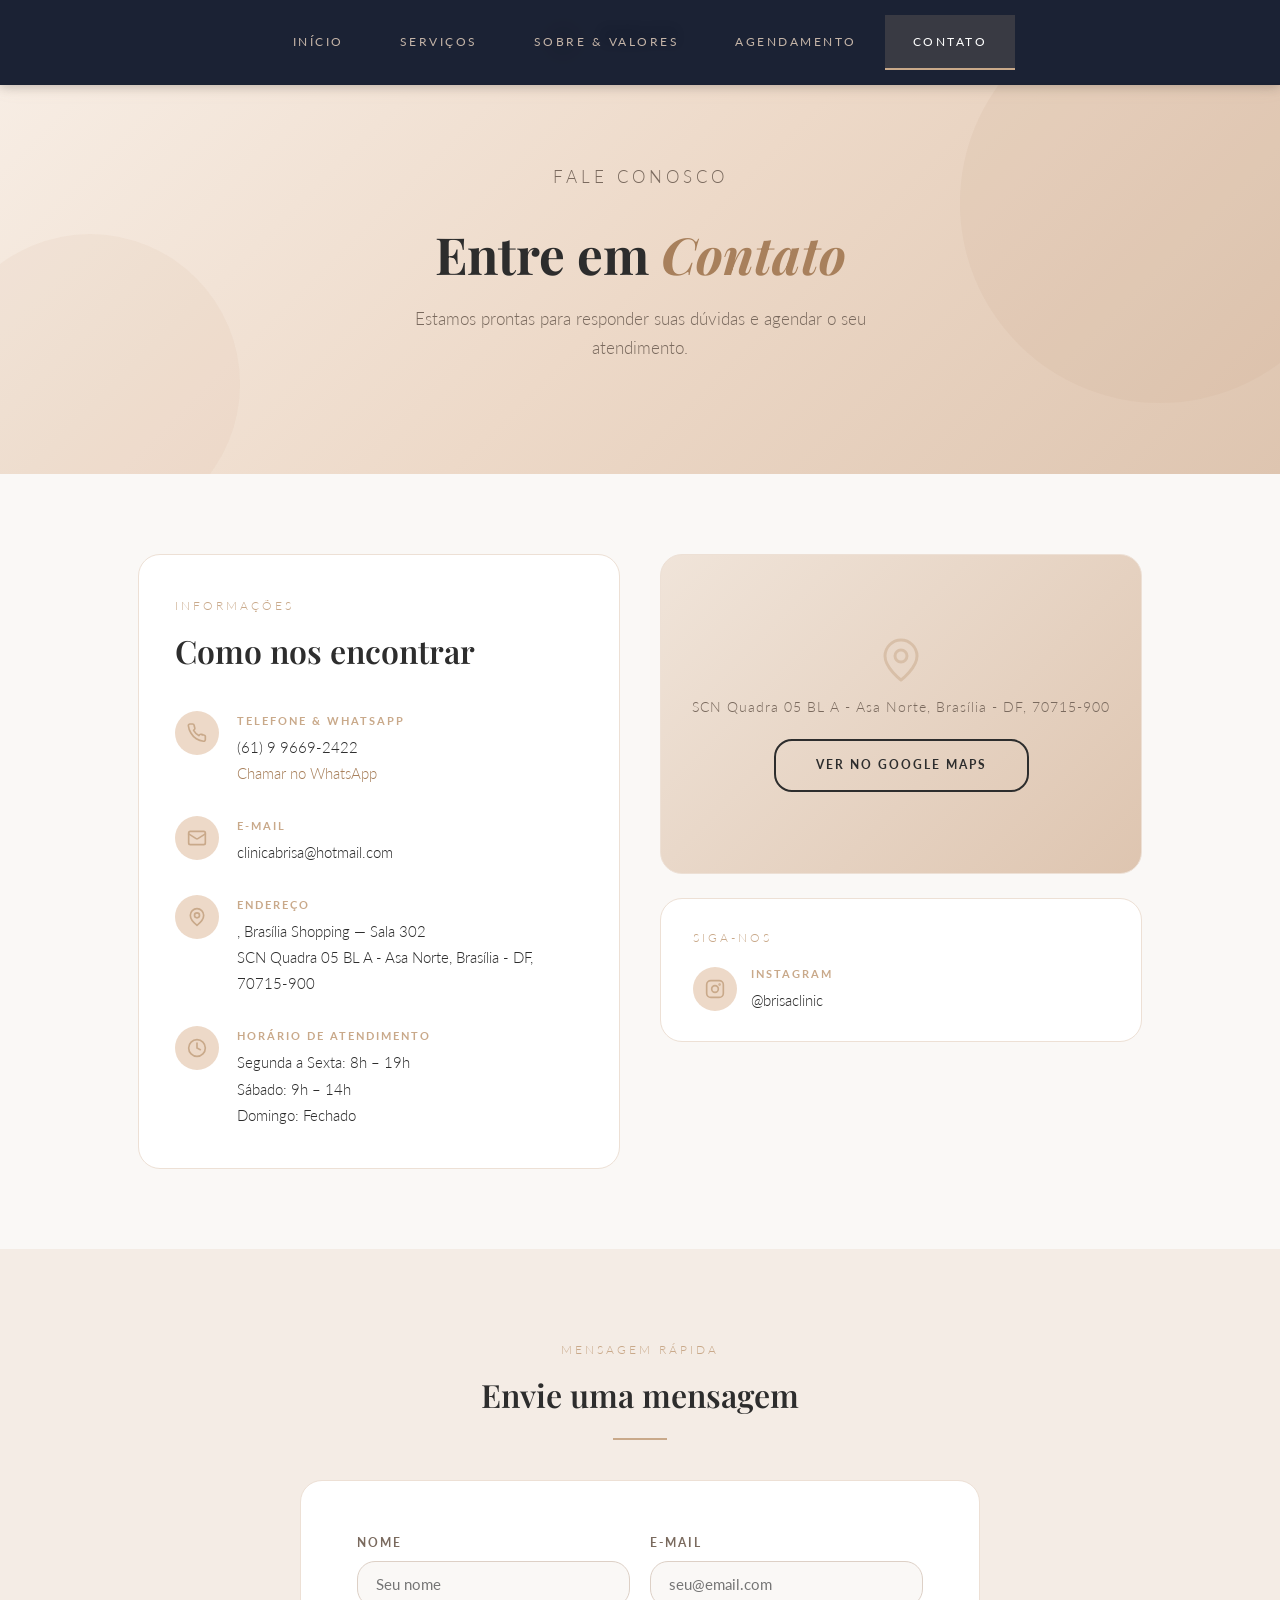
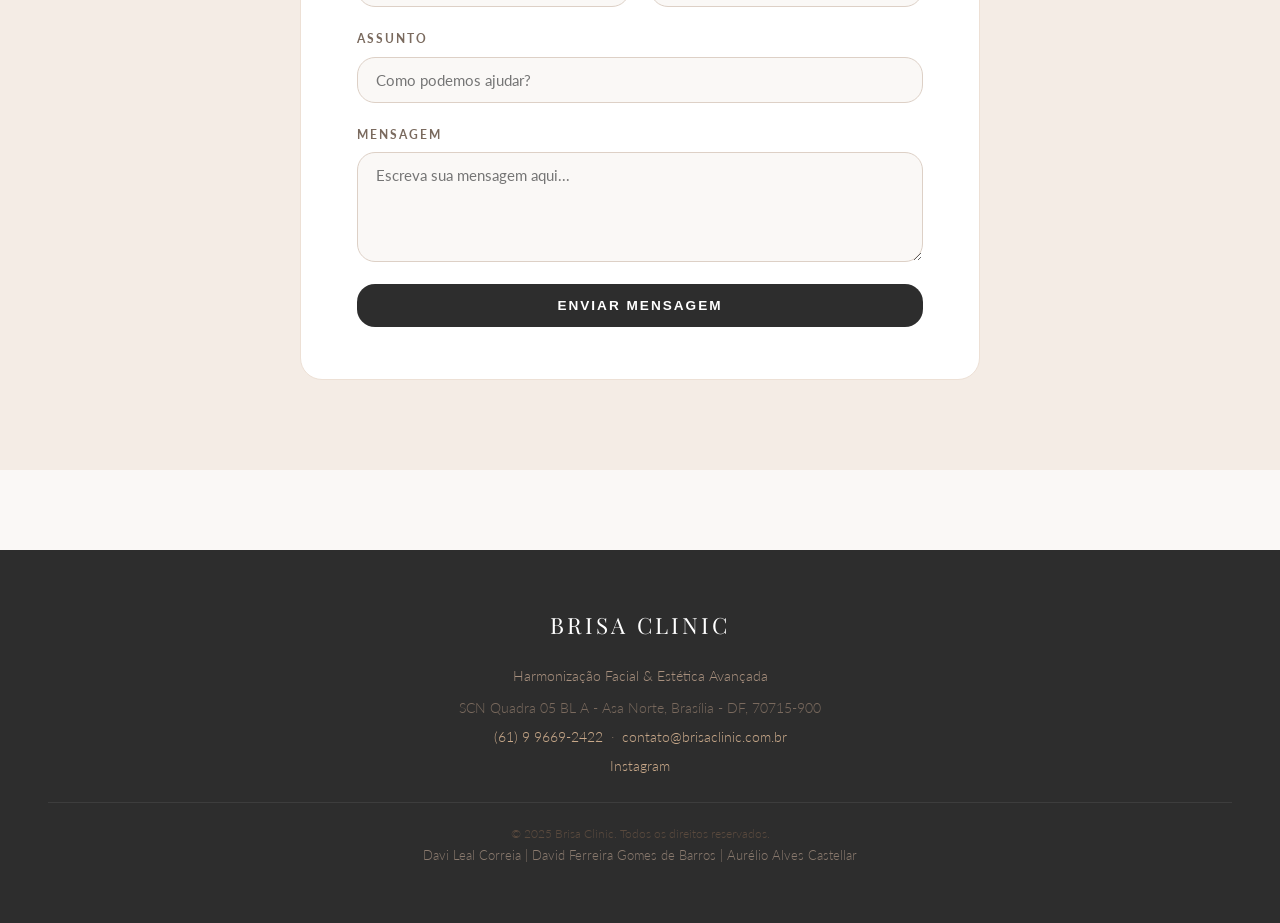
<file: contato.html>
<!DOCTYPE html>
<html lang="pt-BR">

<head>
    <meta charset="UTF-8" />
    <meta name="viewport" content="width=device-width, initial-scale=1.0" />
    <title>Contato — Brize Clinic</title>
    <link rel="stylesheet" href="style.css" />
</head>

<body>

    <header>
        <a href="index.html" class="logo">
            <svg class="logo-icon" viewBox="0 0 46 46" fill="none" xmlns="http://www.w3.org/2000/svg">
                <circle cx="23" cy="23" r="22" fill="#FAF8F6" stroke="#C9A98A" stroke-width="1.5" />
                <ellipse cx="23" cy="12" rx="4" ry="7" fill="#C9A98A" opacity="0.5" />
                <ellipse cx="23" cy="34" rx="4" ry="7" fill="#C9A98A" opacity="0.5" />
                <ellipse cx="12" cy="23" rx="7" ry="4" fill="#C9A98A" opacity="0.5" />
                <ellipse cx="34" cy="23" rx="7" ry="4" fill="#C9A98A" opacity="0.5" />
                <ellipse cx="14.5" cy="14.5" rx="4" ry="7" fill="#C9A98A" opacity="0.3"
                    transform="rotate(-45 14.5 14.5)" />
                <ellipse cx="31.5" cy="31.5" rx="4" ry="7" fill="#C9A98A" opacity="0.3"
                    transform="rotate(-45 31.5 31.5)" />
                <ellipse cx="31.5" cy="14.5" rx="4" ry="7" fill="#C9A98A" opacity="0.3"
                    transform="rotate(45 31.5 14.5)" />
                <ellipse cx="14.5" cy="31.5" rx="4" ry="7" fill="#C9A98A" opacity="0.3"
                    transform="rotate(45 14.5 31.5)" />
                <circle cx="23" cy="23" r="5" fill="#C9A98A" />
            </svg>
            <div class="logo-text">
                <span class="logo-name">Brize</span>
                <span class="logo-tagline">Clinic · Estética</span>
            </div>
        </a>
    </header>

    <nav>
        <a href="index.html">Início</a>
        <a href="servicos.html">Serviços</a>
        <a href="sobre.html">Sobre & Valores</a>
        <a href="agendamento.html">Agendamento</a>
        <a href="contato.html" class="active">Contato</a>
    </nav>

    <section class="hero" style="min-height:300px;">
        <div class="hero-content">
            <p class="hero-eyebrow">Fale Conosco</p>
            <h1>Entre em <em>Contato</em></h1>
            <p>Estamos prontas para responder suas dúvidas e agendar o seu atendimento.</p>
        </div>
    </section>

    <!-- CONTATO PRINCIPAL -->
    <div class="section">
        <div class="contact-grid">

            <!-- Informações de contato -->
            <div class="contact-block">
                <p class="section-sub">Informações</p>
                <h2 class="section-title" style="margin-bottom:32px;">Como nos encontrar</h2>

                <div class="contact-item">
                    <div class="contact-icon">
                        <!-- phone icon -->
                        <svg viewBox="0 0 24 24" fill="none" stroke="#C9A98A" stroke-width="2" stroke-linecap="round"
                            stroke-linejoin="round">
                            <path
                                d="M22 16.92v3a2 2 0 0 1-2.18 2 19.79 19.79 0 0 1-8.63-3.07A19.5 19.5 0 0 1 4.69 12a19.79 19.79 0 0 1-3.07-8.67A2 2 0 0 1 3.6 1.18h3a2 2 0 0 1 2 1.72c.127.96.361 1.903.7 2.81a2 2 0 0 1-.45 2.11L7.91 8.77a16 16 0 0 0 6.29 6.29l.96-.96a2 2 0 0 1 2.11-.45c.907.339 1.85.573 2.81.7A2 2 0 0 1 22 16.92z" />
                        </svg>
                    </div>
                    <div>
                        <p class="contact-label">Telefone & WhatsApp</p>
                        <p class="contact-value">
                            <a href="tel:+5561999990000">(61) 9 9669-2422</a><br>
                            <a href="https://wa.me/5561999990000" target="_blank" style="color:var(--rose-dark);">Chamar
                                no WhatsApp</a>
                        </p>
                    </div>
                </div>

                <div class="contact-item">
                    <div class="contact-icon">
                        <!-- email icon -->
                        <svg viewBox="0 0 24 24" fill="none" stroke="#C9A98A" stroke-width="2" stroke-linecap="round"
                            stroke-linejoin="round">
                            <rect x="2" y="4" width="20" height="16" rx="2" />
                            <path d="m22 7-8.97 5.7a1.94 1.94 0 0 1-2.06 0L2 7" />
                        </svg>
                    </div>
                    <div>
                        <p class="contact-label">E-mail</p>
                        <p class="contact-value">
                            <a href="mailto:contato@brisaclinic.com.br">clinicabrisa@hotmail.com</a>
                        </p>
                    </div>
                </div>

                <div class="contact-item">
                    <div class="contact-icon">
                        <!-- location icon -->
                        <svg viewBox="0 0 24 24" fill="none" stroke="#C9A98A" stroke-width="2" stroke-linecap="round"
                            stroke-linejoin="round">
                            <path d="M20 10c0 6-8 12-8 12s-8-6-8-12a8 8 0 0 1 16 0Z" />
                            <circle cx="12" cy="10" r="3" />
                        </svg>
                    </div>
                    <div>
                        <p class="contact-label">Endereço</p>
                        <p class="contact-value">, Brasília Shopping — Sala 302<br>SCN Quadra 05 BL A - Asa Norte,
                            Brasília - DF, 70715-900
                        </p>
                    </div>
                </div>

                <div class="contact-item">
                    <div class="contact-icon">
                        <!-- clock icon -->
                        <svg viewBox="0 0 24 24" fill="none" stroke="#C9A98A" stroke-width="2" stroke-linecap="round"
                            stroke-linejoin="round">
                            <circle cx="12" cy="12" r="10" />
                            <polyline points="12 6 12 12 16 14" />
                        </svg>
                    </div>
                    <div>
                        <p class="contact-label">Horário de Atendimento</p>
                        <p class="contact-value">
                            Segunda a Sexta: 8h – 19h<br>
                            Sábado: 9h – 14h<br>
                            Domingo: Fechado
                        </p>
                    </div>
                </div>
            </div>

            <!-- Mapa placeholder + redes -->
            <div style="display:flex; flex-direction:column; gap:24px;">
                <div class="map-block">
                    <svg viewBox="0 0 24 24" fill="none" stroke="#C9A98A" stroke-width="1.5" stroke-linecap="round"
                        stroke-linejoin="round">
                        <path d="M20 10c0 6-8 12-8 12s-8-6-8-12a8 8 0 0 1 16 0Z" />
                        <circle cx="12" cy="10" r="3" />
                    </svg>
                    <p style="font-size:0.85rem; color:var(--muted); letter-spacing:1px;">SCN Quadra 05 BL A - Asa
                        Norte,
                        Brasília - DF, 70715-900</p>
                    <a href="https://maps.google.com" target="_blank" class="btn btn-outline"
                        style="margin-top:8px;font-size:0.75rem;">
                        Ver no Google Maps
                    </a>
                </div>

                <!-- Redes sociais -->
                <div class="contact-block" style="padding:28px 32px;">
                    <p class="section-sub" style="margin-bottom:16px;">Siga-nos</p>
                    <div style="display:flex; flex-direction:column; gap:14px;">

                        <a href="https://instagram.com/brizeclinic" target="_blank"
                            style="display:flex;align-items:center;gap:14px;text-decoration:none;color:var(--charcoal);">
                            <div class="contact-icon" style="flex-shrink:0;">
                                <!-- instagram -->
                                <svg viewBox="0 0 24 24" fill="none" stroke="#C9A98A" stroke-width="2"
                                    stroke-linecap="round" stroke-linejoin="round">
                                    <rect x="2" y="2" width="20" height="20" rx="5" ry="5" />
                                    <circle cx="12" cy="12" r="4" />
                                    <circle cx="17.5" cy="6.5" r="0.5" fill="#C9A98A" />
                                </svg>
                            </div>
                            <div>
                                <p class="contact-label">Instagram</p>
                                <p class="contact-value">@brisaclinic</p>
                            </div>
                        </a>

                        
                            </div>
                        </a>

                    </div>
                </div>
            </div>

        </div>
    </div>

    <!-- FORM CONTATO RÁPIDO -->
    <div style="background:#F4ECE5; padding:10px 0;">
        <div class="section">
            <p class="section-sub" style="text-align:center;">Mensagem Rápida</p>
            <h2 class="section-title" style="text-align:center;">Envie uma mensagem</h2>
            <div class="divider" style="margin:16px auto 40px;"></div>
            <div class="form-wrap">
                <div class="form-row">
                    <div class="form-group">
                        <label>Nome</label>
                        <input type="text" placeholder="Seu nome" />
                    </div>
                    <div class="form-group">
                        <label>E-mail</label>
                        <input type="email" placeholder="seu@email.com" />
                    </div>
                </div>
                <div class="form-group">
                    <label>Assunto</label>
                    <input type="text" placeholder="Como podemos ajudar?" />
                </div>
                <div class="form-group">
                    <label>Mensagem</label>
                    <textarea placeholder="Escreva sua mensagem aqui..."></textarea>
                </div>
                <button class="btn btn-primary" style="width:100%;font-size:0.85rem;"
                    onclick="this.textContent='Mensagem enviada!';this.disabled=true;">
                    Enviar Mensagem
                </button>
            </div>
        </div>
    </div>

    <!-- FOOTER COMPLETO -->
    <footer style="padding:56px 48px;">
        <div class="footer-logo" style="font-size:1.4rem; margin-bottom:20px;">Brisa Clinic</div>
        <p style="font-size:0.9rem; color:#A8907E; margin-bottom:8px;">Harmonização Facial & Estética Avançada</p>
        <p style="font-size:0.85rem; color:#7A6A5E; margin-bottom:6px;">SCN Quadra 05 BL A - Asa Norte,
            Brasília - DF, 70715-900</p>
        <p style="font-size:0.85rem; color:#7A6A5E; margin-bottom:6px;">
            <a href="tel:+5561999990000">(61) 9 9669-2422</a>
            &nbsp;·&nbsp;
            <a href="mailto:contato@brizeclinic.com.br">contato@brisaclinic.com.br</a>
        </p>
        <p style="font-size:0.85rem; color:#7A6A5E; margin-bottom:24px;">
            <a href="https://www.instagram.com/dra.beatrizgomess/   " target="_blank">Instagram</a>
           
        </p>
        <div style="border-top:1px solid #3D3D3D;padding-top:20px;">
            <p style="font-size:0.78rem; color:#5A4A3E;">© 2025 Brisa Clinic. Todos os direitos reservados.</p>
            <p>Davi Leal Correia | David Ferreira Gomes de Barros | Aurélio Alves Castellar</p>

        </div>
    </footer>

</body>

</html>
</file>
<file: style.css>
@import url('https://fonts.googleapis.com/css2?family=Playfair+Display:ital,wght@0,400;0,600;0,700;1,400&family=Lato:wght@300;400;700&display=swap');

/* ─── TOKENS ─────────────────────────────────────────────── */
:root {
    --rose-gold: #C9A98A;
    --rose-dark: #A8805C;
    --off-white: #FAF8F6;
    --nude: #EDD9C8;
    --charcoal: #2D2D2D;
    --muted: #7A6A5E;
    --white: #FFFFFF;
    --border-r: 18px;
    --border-card: 22px;
    --transition: 0.3s ease;
}

/* ─── RESET ──────────────────────────────────────────────── */
*,
*::before,
*::after {
    box-sizing: border-box;
    margin: 0;
    padding: 0;
}

html {
    scroll-behavior: smooth;
}

body {
    font-family: 'Lato', sans-serif;
    background: var(--off-white);
    color: var(--charcoal);
    font-weight: 300;
    line-height: 1.7;
}

/* ─── HEADER / LOGO ──────────────────────────────────────── */
header {
    background: var(--white);
    padding: 18px 48px;
    display: flex;
    align-items: center;
    justify-content: center;
    border-bottom: 1px solid #EDE0D5;
    position: sticky;
    top: 0;
    z-index: 100;
    box-shadow: 0 2px 20px rgba(201, 169, 138, 0.10);
}

.logo {
    display: flex;
    align-items: center;
    gap: 14px;
    text-decoration: none;
}

.logo-icon {
    width: 46px;
    height: 46px;
}

.logo-text {
    display: flex;
    flex-direction: column;
    line-height: 1;
}

.logo-name {
    font-family: 'Playfair Display', serif;
    font-size: 1.55rem;
    font-weight: 700;
    color: var(--charcoal);
    letter-spacing: 2px;
    text-transform: uppercase;
}

.logo-tagline {
    font-size: 0.68rem;
    letter-spacing: 3px;
    color: var(--rose-gold);
    text-transform: uppercase;
    margin-top: 3px;
}

/* ─── NAV ────────────────────────────────────────────────── */
nav {
    background: var(--charcoal);
    display: flex;
    justify-content: center;
    gap: 0;
}

nav a {
    text-decoration: none;
    color: #C5B5A8;
    font-size: 0.78rem;
    letter-spacing: 2.5px;
    text-transform: uppercase;
    padding: 16px 28px;
    transition: color var(--transition), background var(--transition);
    font-weight: 400;
}

nav a:hover,
nav a.active {
    color: var(--white);
    background: rgba(201, 169, 138, 0.18);
}

nav a.active {
    border-bottom: 2px solid var(--rose-gold);
}

/* ─── HERO ───────────────────────────────────────────────── */
.hero {
    position: relative;
    min-height: 540px;
    display: flex;
    align-items: center;
    justify-content: center;
    overflow: hidden;
    background: linear-gradient(135deg, #F7EDE4 0%, #EDD9C8 50%, #DEC5B0 100%);
    padding: 80px 48px;
    text-align: center;
}

.hero::before {
    content: '';
    position: absolute;
    top: -80px;
    right: -80px;
    width: 400px;
    height: 400px;
    border-radius: 50%;
    background: rgba(201, 169, 138, 0.15);
}

.hero::after {
    content: '';
    position: absolute;
    bottom: -60px;
    left: -60px;
    width: 300px;
    height: 300px;
    border-radius: 50%;
    background: rgba(201, 169, 138, 0.10);
}

.hero-content {
    position: relative;
    z-index: 1;
    max-width: 700px;
}

.hero-eyebrow {
    font-size: 0.72rem;
    letter-spacing: 4px;
    text-transform: uppercase;
    color: var(--rose-dark);
    margin-bottom: 16px;
}

.hero h1 {
    font-family: 'Playfair Display', serif;
    font-size: 3.2rem;
    font-weight: 700;
    color: var(--charcoal);
    line-height: 1.2;
    margin-bottom: 20px;
}

.hero h1 em {
    font-style: italic;
    color: var(--rose-dark);
}

.hero p {
    font-size: 1.05rem;
    color: var(--muted);
    max-width: 520px;
    margin: 0 auto 32px;
}

.btn {
    display: inline-block;
    padding: 14px 40px;
    border-radius: var(--border-r);
    font-size: 0.78rem;
    letter-spacing: 2px;
    text-transform: uppercase;
    text-decoration: none;
    font-weight: 700;
    cursor: pointer;
    transition: all var(--transition);
    border: none;
}

.btn-primary {
    background: var(--charcoal);
    color: var(--white);
}

.btn-primary:hover {
    background: var(--rose-dark);
}

.btn-outline {
    background: transparent;
    color: var(--charcoal);
    border: 2px solid var(--charcoal);
}

.btn-outline:hover {
    background: var(--charcoal);
    color: var(--white);
}

/* ─── SECTIONS ───────────────────────────────────────────── */
.section {
    padding: 80px 48px;
    max-width: 1100px;
    margin: 0 auto;
}

.section-title {
    font-family: 'Playfair Display', serif;
    font-size: 2rem;
    font-weight: 600;
    color: var(--charcoal);
    margin-bottom: 10px;
}

.section-sub {
    font-size: 0.78rem;
    letter-spacing: 3px;
    text-transform: uppercase;
    color: var(--rose-gold);
    margin-bottom: 8px;
}

.section-desc {
    color: var(--muted);
    max-width: 580px;
    margin-bottom: 48px;
    font-size: 1rem;
}

.divider {
    width: 54px;
    height: 2px;
    background: var(--rose-gold);
    margin: 16px 0 28px;
}

/* ─── CARD GRID ──────────────────────────────────────────── */
.card-grid {
    display: grid;
    grid-template-columns: repeat(auto-fill, minmax(280px, 1fr));
    gap: 28px;
}

.card {
    background: var(--white);
    border-radius: var(--border-card);
    padding: 36px 32px;
    border: 1px solid #EDE0D5;
    transition: box-shadow var(--transition), transform var(--transition);
}

.card:hover {
    box-shadow: 0 12px 40px rgba(201, 169, 138, 0.20);
    transform: translateY(-3px);
}

.card-img {
    width: 72px;
    height: 72px;
    border-radius: 18px;
    object-fit: cover;
    margin-bottom: 20px;
}

.card h3 {
    font-family: 'Playfair Display', serif;
    font-size: 1.15rem;
    font-weight: 600;
    margin-bottom: 10px;
    color: var(--charcoal);
}

.card p {
    font-size: 0.92rem;
    color: var(--muted);
}

/* ─── PRICE TABLE ────────────────────────────────────────── */
.price-grid {
    display: grid;
    grid-template-columns: repeat(auto-fill, minmax(260px, 1fr));
    gap: 28px;
}

.price-card {
    background: var(--white);
    border-radius: var(--border-card);
    padding: 40px 32px;
    border: 1px solid #EDE0D5;
    text-align: center;
    transition: box-shadow var(--transition), transform var(--transition);
    position: relative;
}

.price-card.featured {
    background: var(--charcoal);
    color: var(--white);
    border-color: var(--charcoal);
}

.price-card.featured .price-amount,
.price-card.featured .price-name {
    color: var(--white);
}

.price-card.featured .price-desc,
.price-card.featured .price-item {
    color: #C5B5A8;
}

.price-card:hover {
    box-shadow: 0 16px 48px rgba(201, 169, 138, 0.22);
    transform: translateY(-4px);
}

.price-badge {
    position: absolute;
    top: -12px;
    left: 50%;
    transform: translateX(-50%);
    background: var(--rose-gold);
    color: var(--white);
    font-size: 0.68rem;
    letter-spacing: 2px;
    text-transform: uppercase;
    padding: 5px 18px;
    border-radius: 999px;
    font-weight: 700;
}

.price-name {
    font-family: 'Playfair Display', serif;
    font-size: 1.25rem;
    font-weight: 600;
    margin-bottom: 6px;
    color: var(--charcoal);
}

.price-amount {
    font-family: 'Playfair Display', serif;
    font-size: 2.4rem;
    font-weight: 700;
    color: var(--charcoal);
    margin: 16px 0 4px;
}

.price-amount span {
    font-size: 1rem;
    font-weight: 300;
}

.price-desc {
    font-size: 0.82rem;
    color: var(--muted);
    margin-bottom: 24px;
}

.price-list {
    list-style: none;
    margin-bottom: 28px;
}

.price-item {
    font-size: 0.88rem;
    color: var(--muted);
    padding: 7px 0;
    border-bottom: 1px solid #F2E8E0;
}

.price-item:last-child {
    border-bottom: none;
}

.price-card.featured .price-item {
    border-bottom-color: #3D3D3D;
}

/* ─── FORM ───────────────────────────────────────────────── */
.form-wrap {
    background: var(--white);
    border-radius: var(--border-card);
    padding: 52px 56px;
    border: 1px solid #EDE0D5;
    max-width: 680px;
    margin: 0 auto;
}

.form-row {
    display: grid;
    grid-template-columns: 1fr 1fr;
    gap: 20px;
}

.form-group {
    display: flex;
    flex-direction: column;
    margin-bottom: 22px;
}

.form-group label {
    font-size: 0.72rem;
    letter-spacing: 2px;
    text-transform: uppercase;
    color: var(--muted);
    margin-bottom: 8px;
    font-weight: 700;
}

.form-group input,
.form-group select,
.form-group textarea {
    padding: 13px 18px;
    border: 1px solid #DDD0C6;
    border-radius: var(--border-r);
    font-family: 'Lato', sans-serif;
    font-size: 0.95rem;
    color: var(--charcoal);
    background: var(--off-white);
    transition: border-color var(--transition), box-shadow var(--transition);
    outline: none;
}

.form-group input:focus,
.form-group select:focus,
.form-group textarea:focus {
    border-color: var(--rose-gold);
    box-shadow: 0 0 0 3px rgba(201, 169, 138, 0.18);
}

.form-group textarea {
    resize: vertical;
    min-height: 110px;
}

/* ─── CONTACT ────────────────────────────────────────────── */
.contact-grid {
    display: grid;
    grid-template-columns: 1fr 1fr;
    gap: 40px;
    align-items: start;
}

.contact-block {
    background: var(--white);
    border-radius: var(--border-card);
    padding: 40px 36px;
    border: 1px solid #EDE0D5;
}

.contact-item {
    display: flex;
    align-items: flex-start;
    gap: 18px;
    margin-bottom: 30px;
}

.contact-item:last-child {
    margin-bottom: 0;
}

.contact-icon {
    width: 44px;
    height: 44px;
    border-radius: 50%;
    background: var(--nude);
    display: flex;
    align-items: center;
    justify-content: center;
    flex-shrink: 0;
}

.contact-icon svg {
    width: 20px;
    height: 20px;
}

.contact-label {
    font-size: 0.7rem;
    letter-spacing: 2px;
    text-transform: uppercase;
    color: var(--rose-gold);
    font-weight: 700;
    margin-bottom: 4px;
}

.contact-value {
    font-size: 0.96rem;
    color: var(--charcoal);
}

.contact-value a {
    color: var(--charcoal);
    text-decoration: none;
}

.contact-value a:hover {
    color: var(--rose-dark);
}

/* ─── MAP PLACEHOLDER ────────────────────────────────────── */
.map-block {
    background: linear-gradient(135deg, #F0E4D9, #DEC5B0);
    border-radius: var(--border-card);
    min-height: 320px;
    display: flex;
    flex-direction: column;
    align-items: center;
    justify-content: center;
    border: 1px solid #EDE0D5;
    color: var(--muted);
    gap: 12px;
}

.map-block svg {
    width: 48px;
    height: 48px;
    opacity: 0.5;
}

/* ─── FOOTER ─────────────────────────────────────────────── */
footer {
    background: var(--charcoal);
    color: #C5B5A8;
    text-align: center;
    padding: 40px 48px;
    margin-top: 80px;
}

footer .footer-logo {
    font-family: 'Playfair Display', serif;
    font-size: 1.2rem;
    letter-spacing: 3px;
    text-transform: uppercase;
    color: var(--white);
    margin-bottom: 12px;
}

footer p {
    font-size: 0.82rem;
    color: #8A7A6E;
}

footer a {
    color: var(--rose-gold);
    text-decoration: none;
}

/* ─── ABOUT LAYOUT ───────────────────────────────────────── */
.about-grid {
    display: grid;
    grid-template-columns: 1fr 1fr;
    gap: 60px;
    align-items: center;
    margin-bottom: 60px;
}

.about-img-wrap {
    position: relative;
}

.about-img {
    width: 100%;
    border-radius: var(--border-card);
    aspect-ratio: 4/5;
    object-fit: cover;
}

.about-badge {
    position: absolute;
    bottom: -18px;
    right: -18px;
    background: var(--charcoal);
    color: var(--white);
    border-radius: var(--border-card);
    padding: 24px 28px;
    text-align: center;
}

.about-badge strong {
    font-family: 'Playfair Display', serif;
    font-size: 2rem;
    display: block;
    color: var(--rose-gold);
}

.about-badge span {
    font-size: 0.72rem;
    letter-spacing: 2px;
    text-transform: uppercase;
}

.values-grid {
    display: grid;
    grid-template-columns: repeat(3, 1fr);
    gap: 24px;
    margin-top: 40px;
}

.value-item {
    padding: 30px 24px;
    background: var(--white);
    border-radius: var(--border-card);
    border: 1px solid #EDE0D5;
    text-align: center;
}

.value-num {
    font-family: 'Playfair Display', serif;
    font-size: 2.5rem;
    font-weight: 700;
    color: var(--nude);
    line-height: 1;
    margin-bottom: 8px;
}

.value-item h4 {
    font-size: 0.88rem;
    font-weight: 700;
    letter-spacing: 1px;
    text-transform: uppercase;
    margin-bottom: 8px;
}

.value-item p {
    font-size: 0.85rem;
    color: var(--muted);
}

/* ─── HIGHLIGHT BAND ─────────────────────────────────────── */
.band {
    background: linear-gradient(135deg, #EDD9C8, #DEC5B0);
    padding: 60px 48px;
    text-align: center;
}

.band h2 {
    font-family: 'Playfair Display', serif;
    font-size: 1.8rem;
    margin-bottom: 12px;
}

.band p {
    color: var(--muted);
    max-width: 560px;
    margin: 0 auto 28px;
}

/* ─── RESPONSIVE ─────────────────────────────────────────── */
@media (max-width: 768px) {
    header {
        padding: 14px 20px;
    }

    nav {
        flex-wrap: wrap;
    }

    nav a {
        padding: 12px 14px;
        font-size: 0.7rem;
    }

    .hero {
        padding: 60px 24px;
    }

    .hero h1 {
        font-size: 2.2rem;
    }

    .section {
        padding: 60px 24px;
    }

    .form-wrap {
        padding: 32px 24px;
    }

    .form-row {
        grid-template-columns: 1fr;
    }

    .contact-grid {
        grid-template-columns: 1fr;
    }

    .about-grid {
        grid-template-columns: 1fr;
    }

    .values-grid {
        grid-template-columns: 1fr;
    }

    .about-badge {
        position: static;
        margin-top: 16px;
    }
}
nav{
    position: fixed;
    top: 0;
    left: 0;
    width: 100%;
    background: rgba(15, 23, 42, 0.95);
    backdrop-filter: blur(8px);
    z-index: 1000;
    padding: 15px 0;
    box-shadow: 0 2px 10px rgba(0,0,0,.2);
}
nav ul{
    display:flex;
    justify-content:center;
    align-items:center;
    flex-wrap:wrap;
    gap:20px;
    list-style:none;
}
</file>
